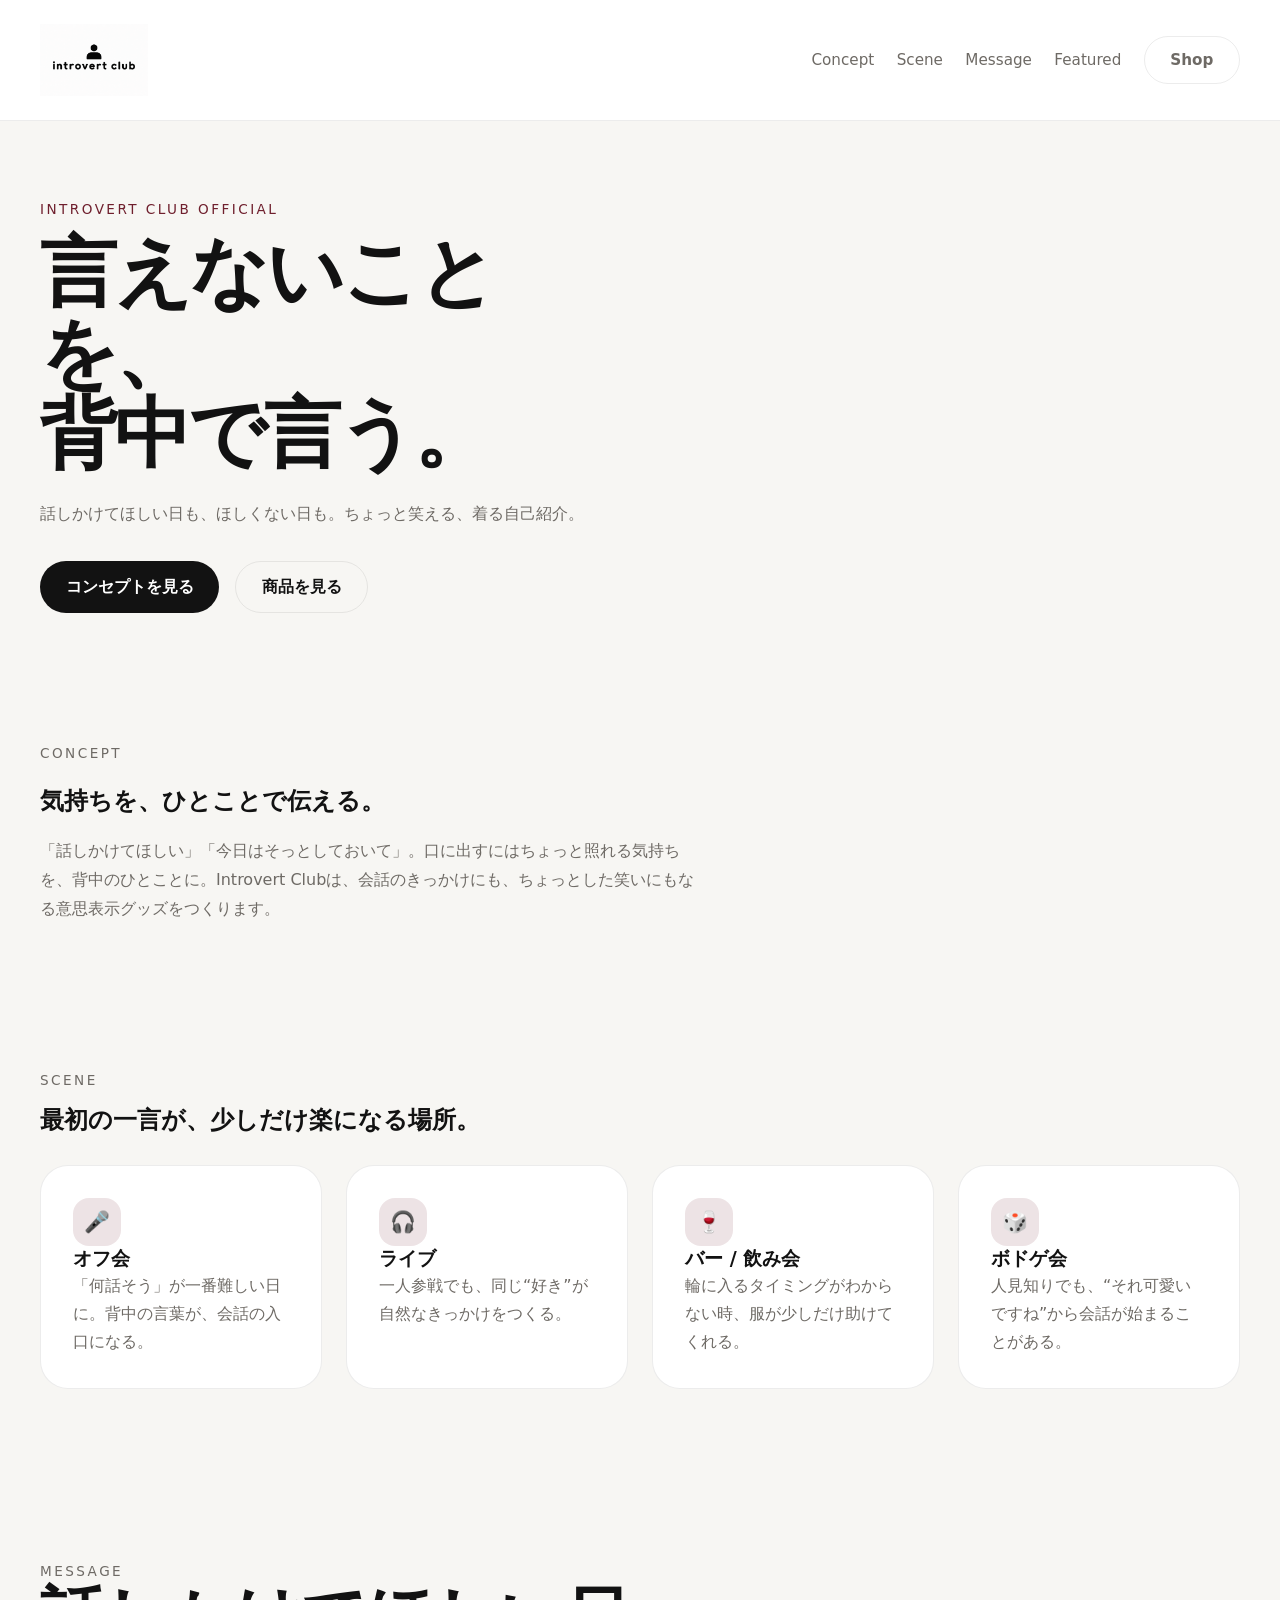
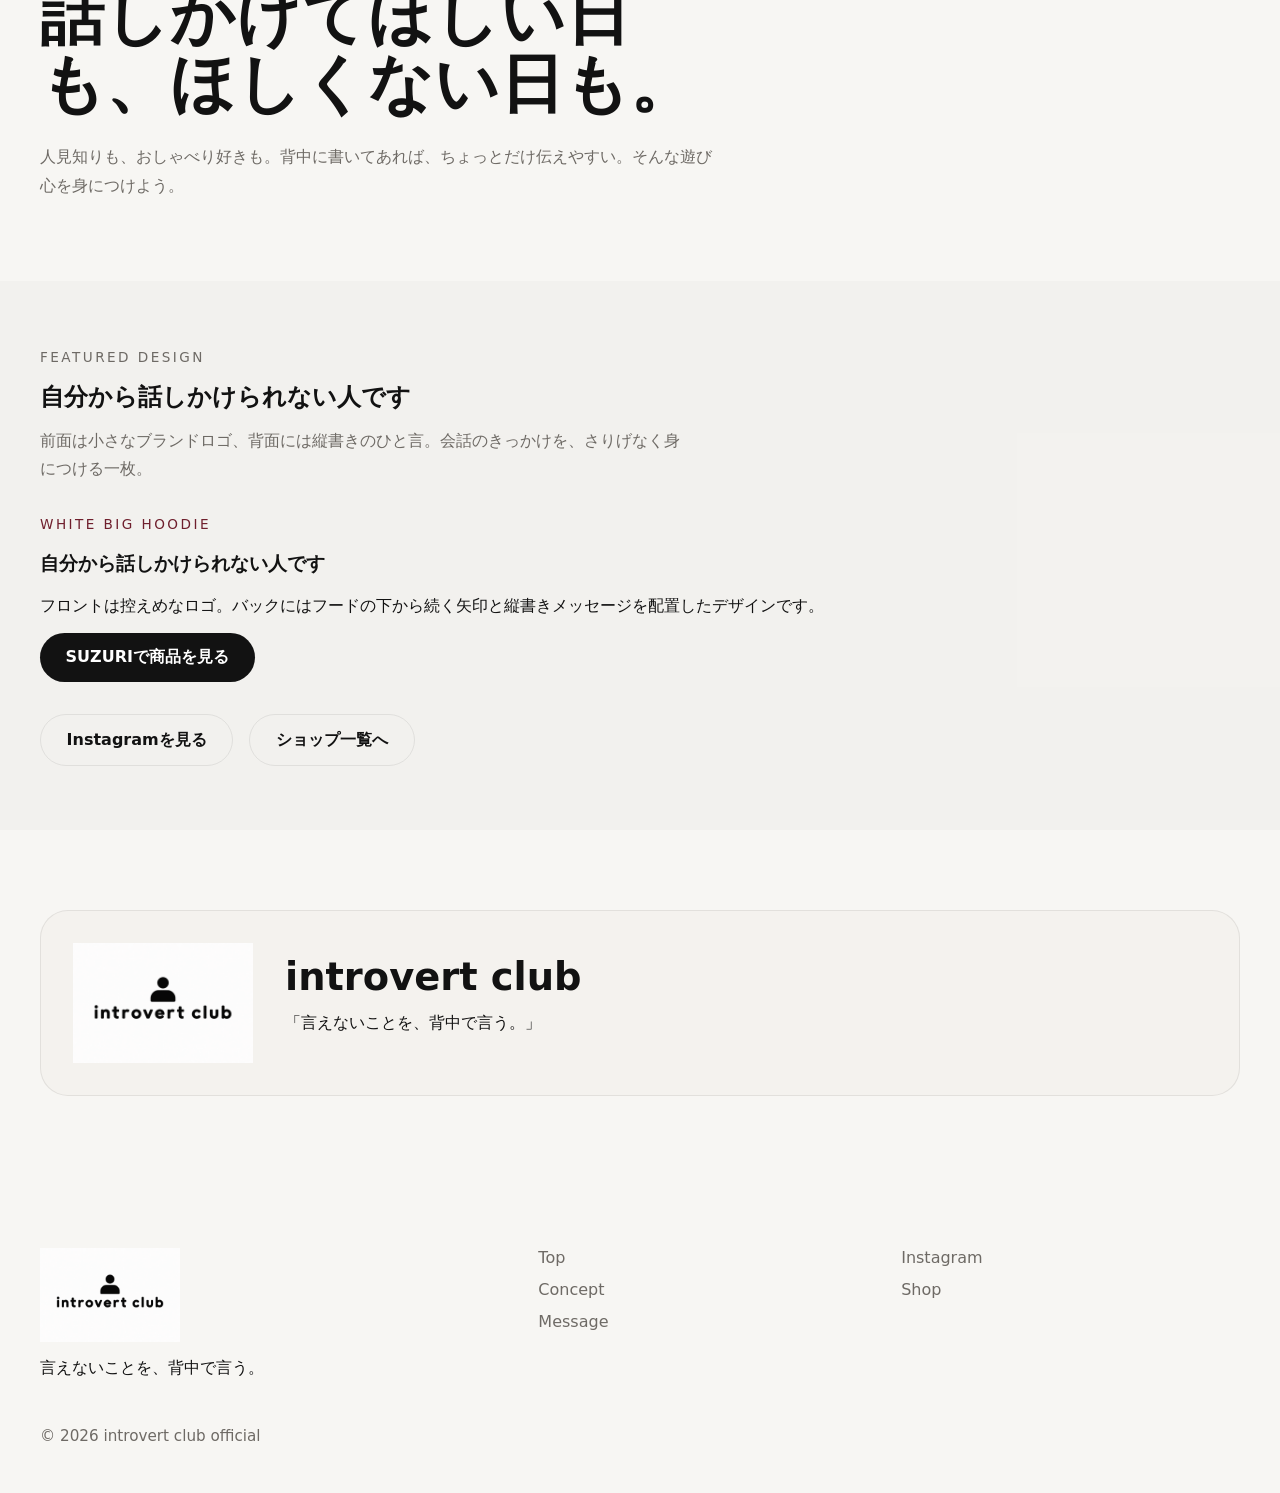
<file: index.html>
<!DOCTYPE html>
<html lang="ja">
<head>
  <meta charset="UTF-8" />
  <meta name="viewport" content="width=device-width, initial-scale=1.0" />
  <title>Introvert Club｜言えないことを、背中で言う。</title>
  <meta name="description" content="言えないことを、背中で言う。話しかけてほしい日も、ほしくない日も。ちょっと笑える、着る自己紹介グッズのIntrovert Club。" />
  <link rel="stylesheet" href="style.css" />
</head>
<body>
  <div class="page-shell">
    <header class="site-header">
      <div class="brand-logo">
        <a href="#hero" class="brand-logo-link">
          <img src="assets/images/logo.png" alt="introvert club official" class="brand-logo-image" />
        </a>
      </div>
      <button class="nav-toggle" aria-label="メニューを開く">☰</button>
      <nav class="site-nav">
        <a href="#concept">Concept</a>
        <a href="#scene">Scene</a>
        <a href="#message">Message</a>
        <a href="#featured">Featured</a>
        <a href="shop/" class="button button-outline">Shop</a>
      </nav>
    </header>

    <main>
      <section class="hero" id="hero">
        <div class="hero-copy">
          <p class="eyebrow">introvert club official</p>
          <h1>言えないことを、<br />背中で言う。</h1>
          <p class="hero-text">話しかけてほしい日も、ほしくない日も。ちょっと笑える、着る自己紹介。</p>
          <div class="hero-actions">
            <a href="#message" class="button button-primary">コンセプトを見る</a>
            <a href="#featured" class="button button-secondary">商品を見る</a>
          </div>
        </div>
      </section>

      <section class="section section-split" id="concept">
        <div class="section-copy">
          <p class="section-eyebrow">Concept</p>
          <h2>気持ちを、ひとことで伝える。</h2>
          <p>「話しかけてほしい」「今日はそっとしておいて」。口に出すにはちょっと照れる気持ちを、背中のひとことに。Introvert Clubは、会話のきっかけにも、ちょっとした笑いにもなる意思表示グッズをつくります。</p>
        </div>
      </section>

<section class="section" id="scene">
  <div class="section-header">
    <p class="section-eyebrow">Scene</p>
    <h2>最初の一言が、少しだけ楽になる場所。</h2>
  </div>

  <div class="grid grid-4">
    <div class="scene-card">
      <div class="scene-icon">🎤</div>
      <h3>オフ会</h3>
      <p>「何話そう」が一番難しい日に。背中の言葉が、会話の入口になる。</p>
    </div>

    <div class="scene-card">
      <div class="scene-icon">🎧</div>
      <h3>ライブ</h3>
      <p>一人参戦でも、同じ“好き”が自然なきっかけをつくる。</p>
    </div>

    <div class="scene-card">
      <div class="scene-icon">🍷</div>
      <h3>バー / 飲み会</h3>
      <p>輪に入るタイミングがわからない時、服が少しだけ助けてくれる。</p>
    </div>

    <div class="scene-card">
      <div class="scene-icon">🎲</div>
      <h3>ボドゲ会</h3>
      <p>人見知りでも、“それ可愛いですね”から会話が始まることがある。</p>
    </div>
  </div>
</section>

      <section class="section section-message" id="message">
        <div class="message-copy">
          <p class="section-eyebrow">Message</p>
          <h2>話しかけてほしい日も、ほしくない日も。</h2>
          <p>人見知りも、おしゃべり好きも。背中に書いてあれば、ちょっとだけ伝えやすい。そんな遊び心を身につけよう。</p>
        </div>
      </section>

      <section class="section section-alt" id="featured">
        <div class="section-header">
          <p class="section-eyebrow">Featured Design</p>
          <h2>自分から話しかけられない人です</h2>
          <p>前面は小さなブランドロゴ、背面には縦書きのひと言。会話のきっかけを、さりげなく身につける一枚。</p>
        </div>
        <div class="featured-product">
          <div class="featured-product-copy">
            <p class="section-eyebrow">White Big Hoodie</p>
            <h3>自分から話しかけられない人です</h3>
            <p>フロントは控えめなロゴ。バックにはフードの下から続く矢印と縦書きメッセージを配置したデザインです。</p>
            <a href="https://suzuri.jp/introvert-club/19942047/big-hoodie/m/white" class="button button-primary" target="_blank" rel="noopener noreferrer">SUZURIで商品を見る</a>
          </div>
        </div>
        <div class="instagram-actions">
          <a href="https://www.instagram.com/introvertclub_jp/" class="button button-outline">Instagramを見る</a>
          <a href="shop/" class="button button-outline">ショップ一覧へ</a>
        </div>
      </section>

      <section class="section section-logo" id="logo">
        <div class="logo-display">
          <img src="assets/images/logo.png" alt="introvert club official" class="logo-image" />
          <div>
            <h2>introvert club</h2>
            <p>「言えないことを、背中で言う。」</p>
          </div>
        </div>
        <div class="logo-notes">
          <p></p>
        </div>
      </section>
    </main>

    <footer class="site-footer">
      <div class="footer-grid">
        <div>
          <img src="assets/images/logo.png" alt="introvert club official" class="footer-logo" />
          <p>言えないことを、背中で言う。</p>
        </div>
        <div class="footer-links">
          <a href="#hero">Top</a>
          <a href="#concept">Concept</a>
          <a href="#message">Message</a>
        </div>
        <div class="footer-social">
          
          <a href="https://www.instagram.com/introvertclub_jp/">Instagram</a>
          <a href="shop/">Shop</a>
        </div>
      </div>
      <p class="footer-copy">© 2026 introvert club official</p>
    </footer>
  </div>
  <script src="script.js"></script>
</body>
</html>
</file>
<file: style.css>
:root {
  color-scheme: light;
  --bg: #f7f6f3;
  --surface: #ffffff;
  --surface-alt: #f4f2ee;
  --text: #121212;
  --muted: #6e6a65;
  --accent: #6f1f2d;
  --accent-soft: #a36a6f;
  --border: rgba(18,18,18,0.08);
  --shadow: 0 18px 50px rgba(18,18,18,0.08);
  --radius: 28px;
}

* {
  box-sizing: border-box;
}

html {
  scroll-behavior: smooth;
}

body {
  margin: 0;
  font-family: Inter, ui-sans-serif, system-ui, -apple-system, BlinkMacSystemFont, "Segoe UI", sans-serif;
  background: var(--bg);
  color: var(--text);
}

img {
  max-width: 100%;
  display: block;
}

.page-shell {
  min-height: 100vh;
}

.site-header {
  position: sticky;
  top: 0;
  z-index: 10;
  display: flex;
  align-items: center;
  justify-content: space-between;
  gap: 1rem;
  padding: 1.5rem 2.5rem;
  background: rgba(255,255,255,0.95);
  border-bottom: 1px solid var(--border);
  backdrop-filter: blur(14px);
}

.brand-logo {
  display: flex;
  align-items: center;
  gap: 1rem;
}

.brand-logo-image {
  display: block;
  max-height: 72px;
  width: auto;
}

.brand-mark {
  width: 48px;
  height: 48px;
  border-radius: 16px;
  display: grid;
  place-items: center;
  background: var(--text);
  color: white;
  font-weight: 700;
  letter-spacing: 0.1em;
}

.brand-name {
  margin: 0;
  font-size: 0.95rem;
  letter-spacing: 0.12em;
  text-transform: uppercase;
}

.brand-subtitle {
  margin: 0.2rem 0 0;
  color: var(--muted);
  font-size: 0.82rem;
}

.nav-toggle {
  display: none;
  border: 1px solid var(--border);
  background: transparent;
  color: var(--text);
  padding: 0.8rem 1rem;
  border-radius: 999px;
  cursor: pointer;
}

.site-nav {
  display: flex;
  align-items: center;
  gap: 1.4rem;
  flex-wrap: wrap;
}

.site-nav a {
  color: var(--muted);
  text-decoration: none;
  font-size: 0.95rem;
  transition: color 180ms ease, transform 180ms ease;
}

.site-nav a:hover {
  color: var(--text);
  transform: translateY(-1px);
}

.button {
  display: inline-flex;
  align-items: center;
  justify-content: center;
  border-radius: 999px;
  padding: 0.9rem 1.6rem;
  text-decoration: none;
  font-weight: 600;
  transition: transform 180ms ease, background 180ms ease, color 180ms ease;
}

.button:hover {
  transform: translateY(-2px);
}

.button-primary {
  background: var(--text);
  color: #fff;
}

.button-secondary,
.button-outline {
  border: 1px solid var(--border);
  color: var(--text);
  background: transparent;
}

.hero {
  display: grid;
  grid-template-columns: 1.2fr 0.8fr;
  align-items: center;
  gap: 3rem;
  padding: 5rem 2.5rem 4rem;
}

.eyebrow,
.section-eyebrow {
  margin: 0 0 1rem;
  color: var(--accent);
  letter-spacing: 0.18em;
  text-transform: uppercase;
  font-size: 0.85rem;
}

.hero-copy h1,
.section-header h2,
.logo-display h2 {
  margin: 0;
  line-height: 1.05;
}

.hero-copy h1 {
  font-size: clamp(3rem, 6vw, 5rem);
  max-width: 11ch;
  letter-spacing: -0.04em;
}

.hero-text {
  max-width: 36rem;
  color: var(--muted);
  line-height: 1.8;
  margin: 1.6rem 0 2rem;
}

.hero-actions {
  display: flex;
  flex-wrap: wrap;
  gap: 1rem;
}

.hero-visual {
  display: flex;
  justify-content: center;
}

.visual-frame {
  width: min(32rem, 100%);
  min-height: 26rem;
  border-radius: 32px;
  background: linear-gradient(180deg, #ffffff 0%, #f2eeeb 100%);
  border: 1px solid var(--border);
  padding: 2.5rem;
  display: grid;
  place-items: center;
}

.hero-placeholder {
  min-height: 26rem;
  width: 100%;
  border-radius: 32px;
  background: linear-gradient(180deg, #ece8e3 0%, #f7f6f3 100%);
  border: 1px solid var(--border);
  box-shadow: inset 0 0 0 1px rgba(18,18,18,0.02);
  display: flex;
  align-items: center;
  justify-content: center;
  position: relative;
  overflow: hidden;
}

.hero-placeholder::after {
  content: "";
  position: absolute;
  inset: 0;
  background: radial-gradient(circle at top left, rgba(255,255,255,0.8), transparent 28%), radial-gradient(circle at bottom right, rgba(170,160,150,0.2), transparent 22%);
  pointer-events: none;
}

.hero-placeholder-body {
  position: relative;
  z-index: 1;
  max-width: 22rem;
  text-align: center;
}

.placeholder-eyebrow {
  margin: 0 0 1rem;
  color: var(--accent);
  letter-spacing: 0.14em;
  text-transform: uppercase;
  font-size: 0.82rem;
}

.placeholder-text {
  margin: 0;
  color: var(--muted);
  line-height: 1.9;
}

.section-card-large {
  position: relative;
  min-height: 320px;
  background: linear-gradient(180deg, #f8f6f2 0%, #e9e6e2 100%);
  border-color: rgba(18,18,18,0.05);
}

.section-card-large::after {
  content: "";
  position: absolute;
  inset: 0;
  background: radial-gradient(circle at 30% 40%, rgba(18,18,18,0.04), transparent 25%), linear-gradient(90deg, rgba(255,255,255,0.7), transparent 60%);
  pointer-events: none;
}

.visual-copy {
  max-width: 20rem;
  text-align: center;
}

.visual-note {
  margin: 1rem 0 0;
  color: var(--muted);
  line-height: 1.8;
}

.visual-copy span {
  display: inline-block;
  margin-bottom: 1rem;
  letter-spacing: 0.18em;
  text-transform: uppercase;
  color: var(--muted);
  font-size: 0.82rem;
}

.visual-copy h2 {
  margin: 0;
  font-size: clamp(1.4rem, 2.4vw, 2.4rem);
  line-height: 1.2;
  color: var(--text);
}

.section {
  padding: 4rem 2.5rem;
}

.section-alt {
  background: rgba(18,18,18,0.02);
}

.section-split {
  display: grid;
  grid-template-columns: 1.2fr 0.9fr;
  gap: 2.5rem;
  align-items: center;
}

.section-copy p,
.section-header p,
.logo-notes p,
.footer-brand + p,
.message-copy p {
  color: var(--muted);
  line-height: 1.8;
}

.section-header {
  max-width: 40rem;
  margin-bottom: 2rem;
}

.grid {
  display: grid;
  gap: 1.5rem;
}

.grid-4 {
  grid-template-columns: repeat(4, minmax(0, 1fr));
}

.product-grid {
  display: grid;
  gap: 1.75rem;
  grid-template-columns: repeat(3, minmax(0, 1fr));
}

.product-card {
  background: var(--surface);
  border: 1px solid var(--border);
  border-radius: var(--radius);
  overflow: hidden;
  transition: transform 180ms ease, border-color 180ms ease;
  display: flex;
  flex-direction: column;
}

.product-card:hover {
  transform: translateY(-3px);
  border-color: rgba(111,31,45,0.14);
}

.product-card-image {
  min-height: 260px;
  background: linear-gradient(180deg, #ece8e3 0%, #dad5cf 100%);
  display: grid;
  place-items: center;
  color: var(--muted);
  font-size: 0.95rem;
  padding: 1.5rem;
  text-align: center;
}

.product-card-body {
  padding: 1.75rem;
  display: flex;
  flex-direction: column;
  gap: 1rem;
}

.product-card-title {
  margin: 0;
  font-size: 1.2rem;
  line-height: 1.2;
}

.product-card-copy {
  margin: 0;
  color: var(--muted);
  line-height: 1.75;
}

.product-card-meta {
  display: flex;
  align-items: center;
  justify-content: space-between;
  gap: 1rem;
  margin-top: auto;
}

.product-card-price {
  color: var(--text);
  font-weight: 700;
}

.product-card-link {
  color: var(--accent);
  text-decoration: none;
  font-weight: 700;
}

.product-detail {
  display: grid;
  grid-template-columns: 1.2fr 0.8fr;
  gap: 3rem;
  align-items: start;
}

.product-detail-image {
  min-height: 380px;
  border-radius: 32px;
  background: linear-gradient(180deg, #ece8e3 0%, #f7f6f3 100%);
  border: 1px solid var(--border);
  display: grid;
  place-items: center;
  padding: 2rem;
}

.product-detail-info {
  display: flex;
  flex-direction: column;
  gap: 1.5rem;
}

.product-detail-label {
  margin: 0;
  color: var(--accent);
  letter-spacing: 0.14em;
  text-transform: uppercase;
  font-size: 0.82rem;
}

.product-detail-title {
  margin: 0;
  font-size: clamp(2.4rem, 4vw, 3.4rem);
  line-height: 1.05;
}

.product-detail-copy {
  margin: 0;
  color: var(--muted);
  line-height: 1.9;
}

.product-detail-price {
  margin: 0;
  font-size: 1.4rem;
  font-weight: 700;
}

.product-detail-actions {
  display: flex;
  flex-wrap: wrap;
  gap: 1rem;
}

.product-detail-meta {
  display: grid;
  gap: 1rem;
}

.product-detail-meta span {
  color: var(--muted);
  font-size: 0.95rem;
}

.breadcrumbs {
  margin-bottom: 2rem;
  color: var(--muted);
  font-size: 0.9rem;
}

.breadcrumbs a {
  color: var(--muted);
  text-decoration: none;
}

.breadcrumbs a:hover {
  color: var(--text);
}

.section-media {
  display: flex;
  justify-content: flex-end;
}

.section-card,
.scene-card {
  background: var(--surface);
  border: 1px solid var(--border);
  border-radius: var(--radius);
  transition: transform 180ms ease, border-color 180ms ease;
  padding: 2rem;
}

.section-card-large {
  min-height: 320px;
  display: flex;
  align-items: center;
  justify-content: center;
}

.section-card-body {
  padding: 0;
}

.scene-card:hover,
.section-card:hover {
  transform: translateY(-4px);
  border-color: rgba(111,31,45,0.12);
}

.scene-icon {
  width: 3rem;
  height: 3rem;
  display: grid;
  place-items: center;
  background: rgba(111,31,45,0.12);
  border-radius: 1rem;
  font-size: 1.3rem;
}

.scene-card h3 {
  margin: 0;
  font-size: 1.2rem;
}

.scene-card p {
  margin: 0;
  color: var(--muted);
  line-height: 1.75;
}

.section-message {
  padding: 5rem 2.5rem;
}

.message-copy {
  max-width: 42rem;
}

.message-copy h2 {
  margin: 0;
  font-size: clamp(2.6rem, 5vw, 4rem);
  line-height: 1.05;
}

.message-copy p {
  margin: 1.6rem 0 0;
}

.instagram-grid {
  display: grid;
  grid-template-columns: repeat(4, minmax(0, 1fr));
  gap: 1rem;
  margin-top: 2rem;
}

.instagram-post {
  aspect-ratio: 1 / 1;
  background: var(--surface-alt);
  border: 1px solid var(--border);
  border-radius: 1.5rem;
  padding: 1rem;
  display: grid;
  gap: 0.85rem;
}

.instagram-post::before {
  content: "";
  display: block;
  border-radius: 1rem;
  background: linear-gradient(135deg, #ece8e3 0%, #dcd7d1 100%);
  min-height: 0;
  flex: 1;
}

.instagram-post-title {
  margin: 0;
  font-size: 0.95rem;
  font-weight: 700;
}

.instagram-post-handle {
  margin: 0.2rem 0 0;
  color: var(--muted);
  font-size: 0.85rem;
}

.instagram-actions {
  margin-top: 2rem;
  display: flex;
  gap: 1rem;
  flex-wrap: wrap;
}

.section-logo {
  padding: 5rem 2.5rem;
}

.logo-display {
  display: flex;
  align-items: center;
  gap: 2rem;
  background: var(--surface-alt);
  border: 1px solid var(--border);
  border-radius: var(--radius);
  padding: 2rem;
}

.logo-image {
  max-width: 180px;
  width: 100%;
  display: block;
}

.logo-mark-lg {
  width: 96px;
  height: 96px;
  border-radius: 28px;
  display: grid;
  place-items: center;
  background: var(--text);
  color: white;
  font-size: 2.25rem;
  font-weight: 800;
}

.logo-display h2 {
  margin: 0 0 0.6rem;
  font-size: clamp(2rem, 3vw, 2.8rem);
}

.logo-notes {
  margin-top: 1.5rem;
}

.site-footer {
  padding: 3rem 2.5rem;
}

.footer-grid {
  display: grid;
  grid-template-columns: 1.4fr 1fr 1fr;
  gap: 1.5rem;
  align-items: flex-start;
}

.footer-logo {
  display: block;
  max-width: 140px;
  width: 100%;
  margin-bottom: 1rem;
}

.footer-brand {
  margin: 0;
  font-weight: 700;
  font-size: 1rem;
}

.footer-links,
.footer-social {
  display: flex;
  flex-direction: column;
  gap: 0.8rem;
}

.footer-links a,
.footer-social a {
  color: var(--muted);
  text-decoration: none;
}

.footer-links a:hover,
.footer-social a:hover {
  color: var(--text);
}

.footer-copy {
  margin: 2rem 0 0;
  color: var(--muted);
  font-size: 0.95rem;
}

@media (max-width: 1100px) {
  .hero,
  .section-split,
  .product-detail {
    grid-template-columns: 1fr;
  }
  .grid-4,
  .product-grid {
    grid-template-columns: repeat(2, minmax(0, 1fr));
  }
  .site-header {
    padding: 1rem 1.5rem;
  }
}

@media (max-width: 768px) {
  .site-header {
    gap: 0.5rem;
  }
  .nav-toggle {
    display: inline-flex;
  }
  .site-nav {
    position: absolute;
    inset: 70px 1.5rem auto auto;
    flex-direction: column;
    width: calc(100% - 3rem);
    background: rgba(255,255,255,0.98);
    border: 1px solid rgba(18,18,18,0.08);
    border-radius: 22px;
    padding: 1rem;
    opacity: 0;
    visibility: hidden;
    transform: translateY(-10px);
    transition: opacity 180ms ease, transform 180ms ease, visibility 180ms ease;
  }
  .site-nav.open {
    opacity: 1;
    visibility: visible;
    transform: translateY(0);
  }
  .site-nav a {
    padding: 0.75rem 0;
    width: 100%;
    border-bottom: 1px solid rgba(18,18,18,0.05);
  }
  .hero {
    padding-top: 2.5rem;
  }
  .section {
    padding: 3rem 1.5rem;
  }
  .instagram-grid,
  .product-grid,
  .grid-4 {
    grid-template-columns: 1fr;
  }
  .footer-grid {
    grid-template-columns: 1fr;
  }
}

@media (max-width: 520px) {
  .hero-copy h1 {
    font-size: 2.4rem;
  }
  .site-nav {
    width: calc(100% - 2rem);
    right: 1rem;
    left: 1rem;
  }
}
</file>
